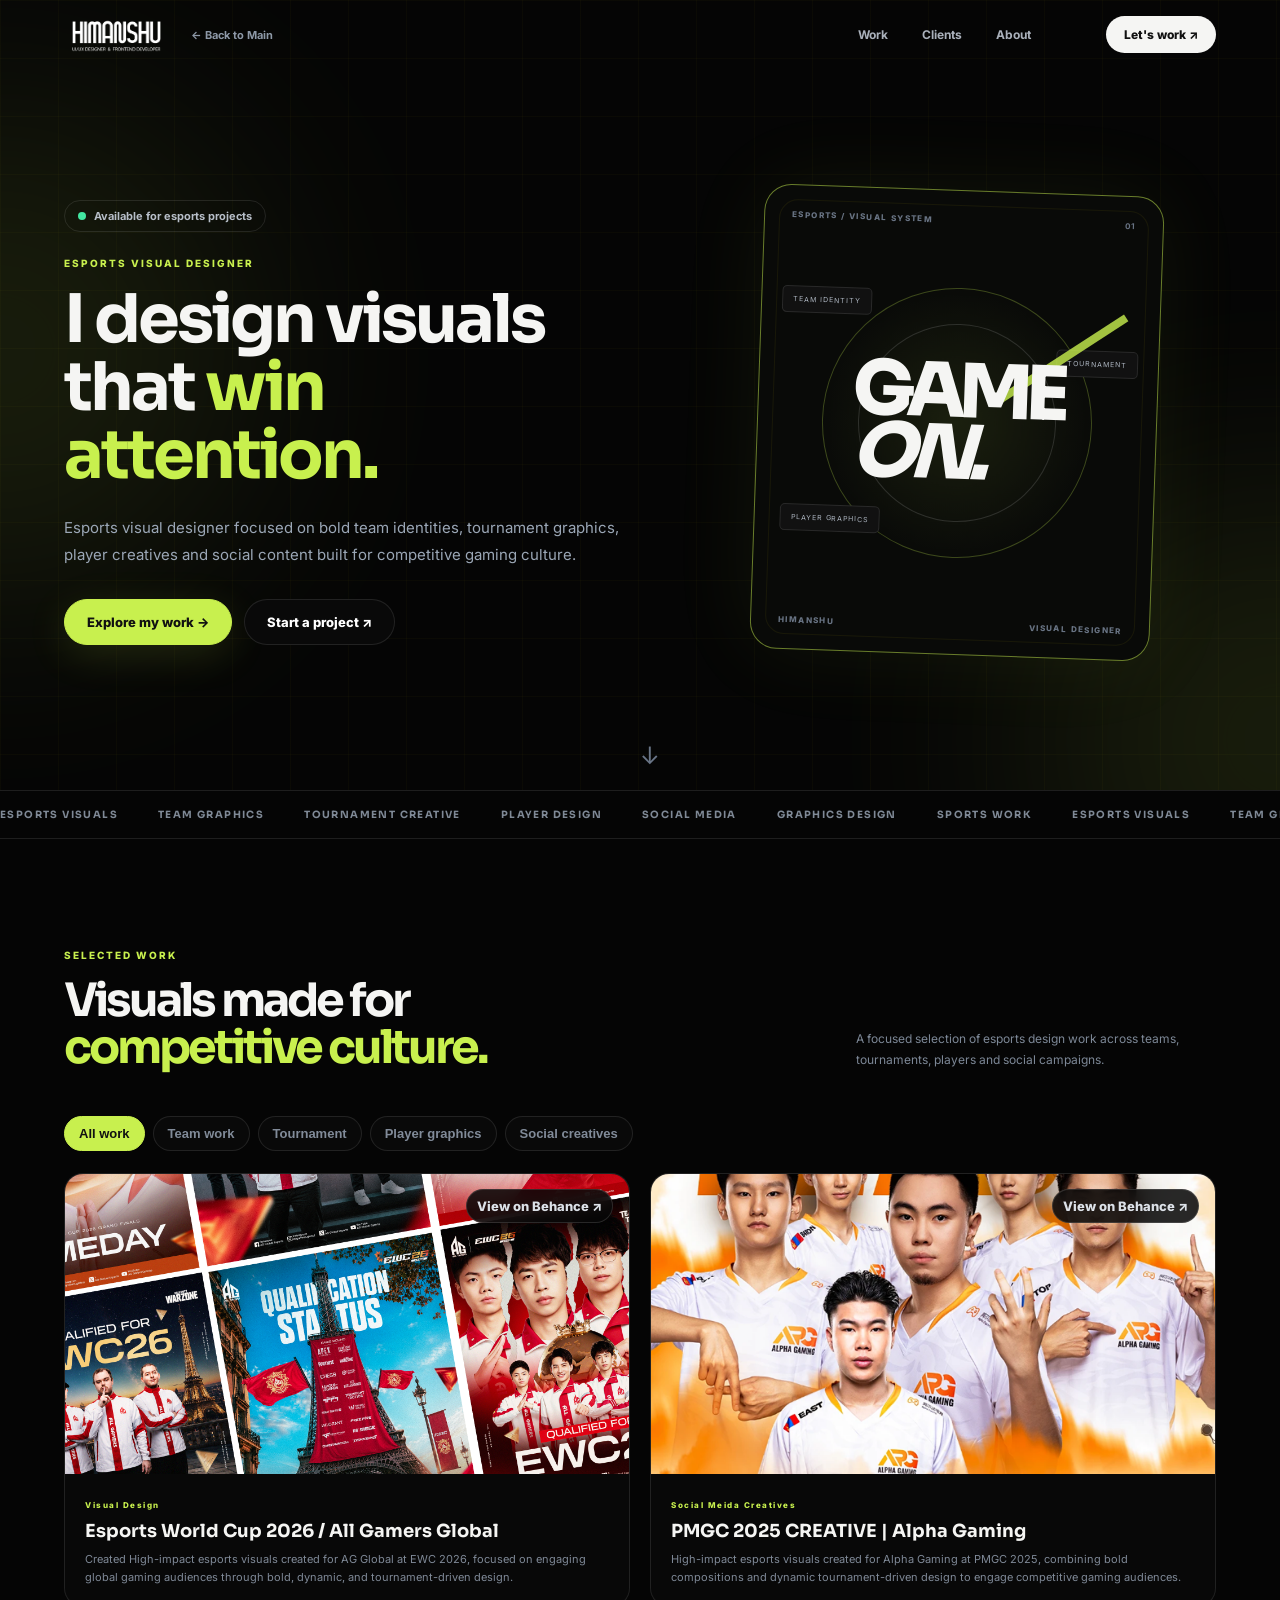
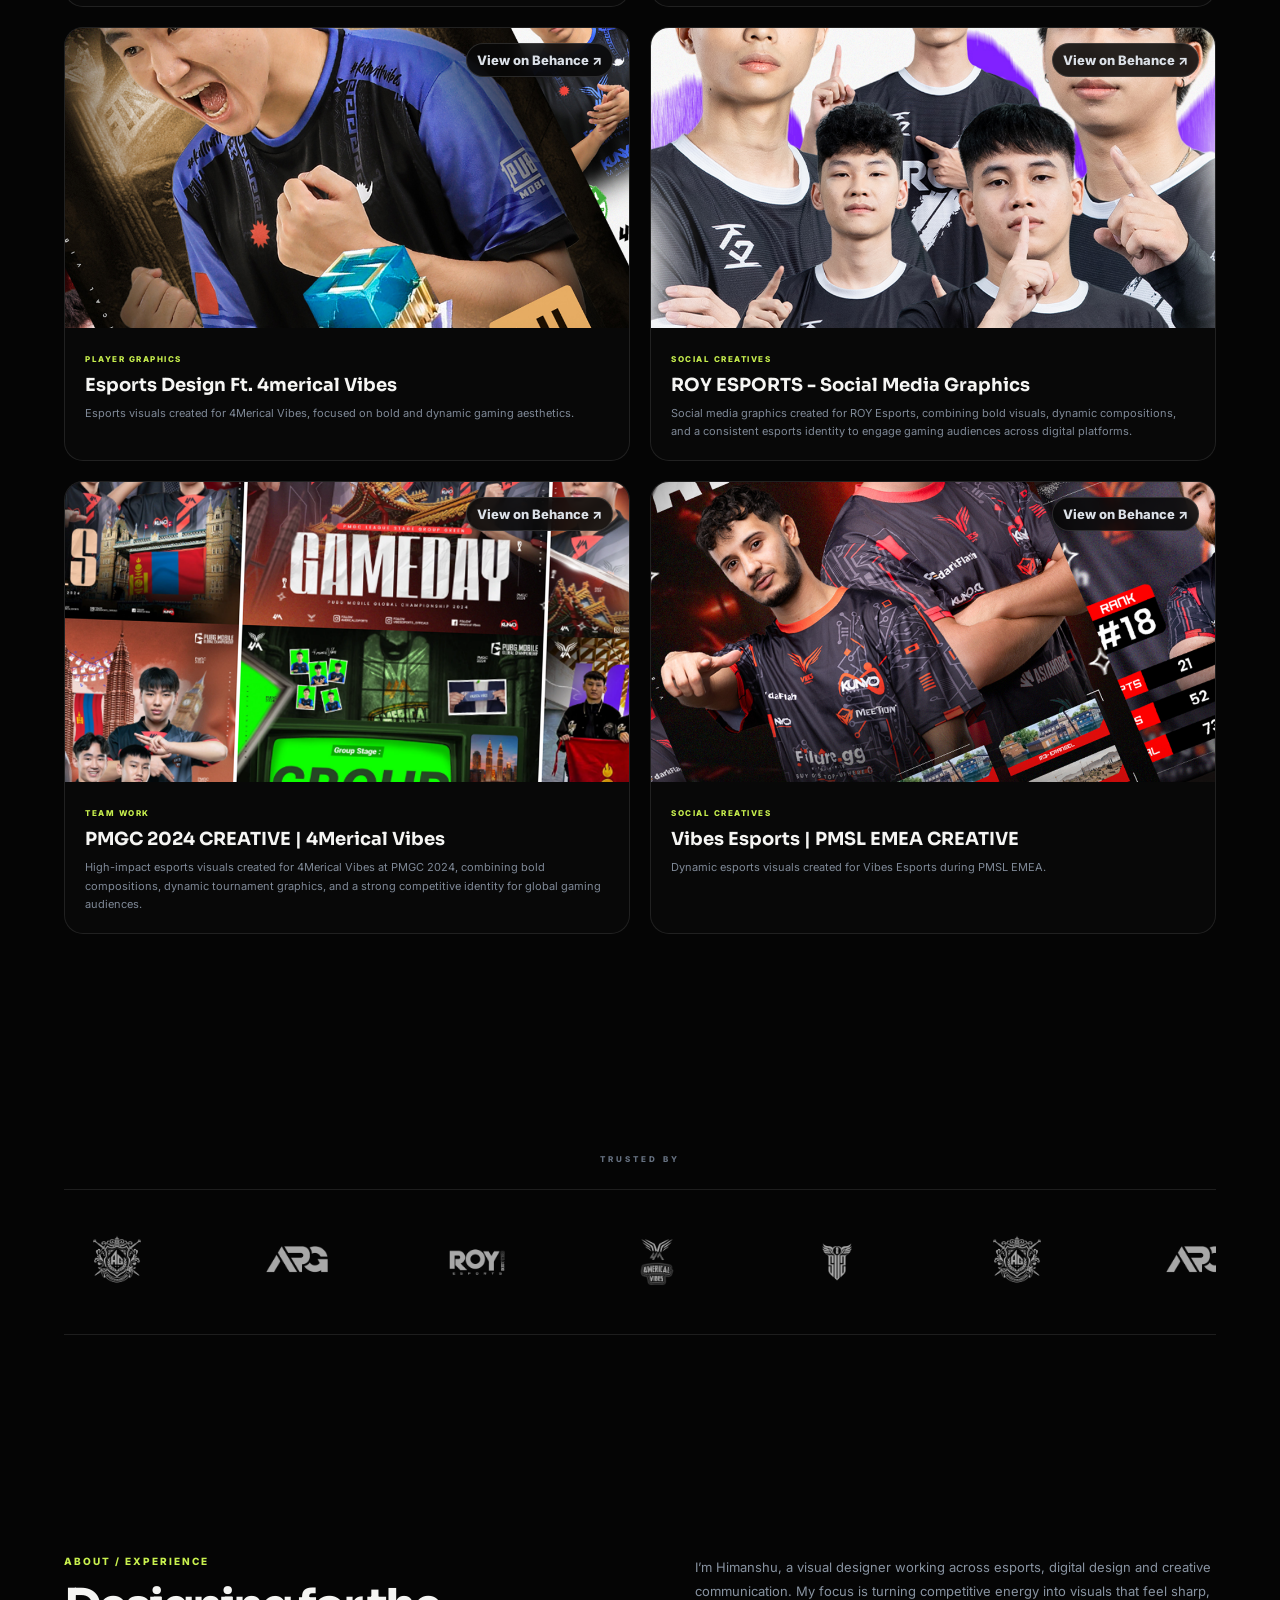
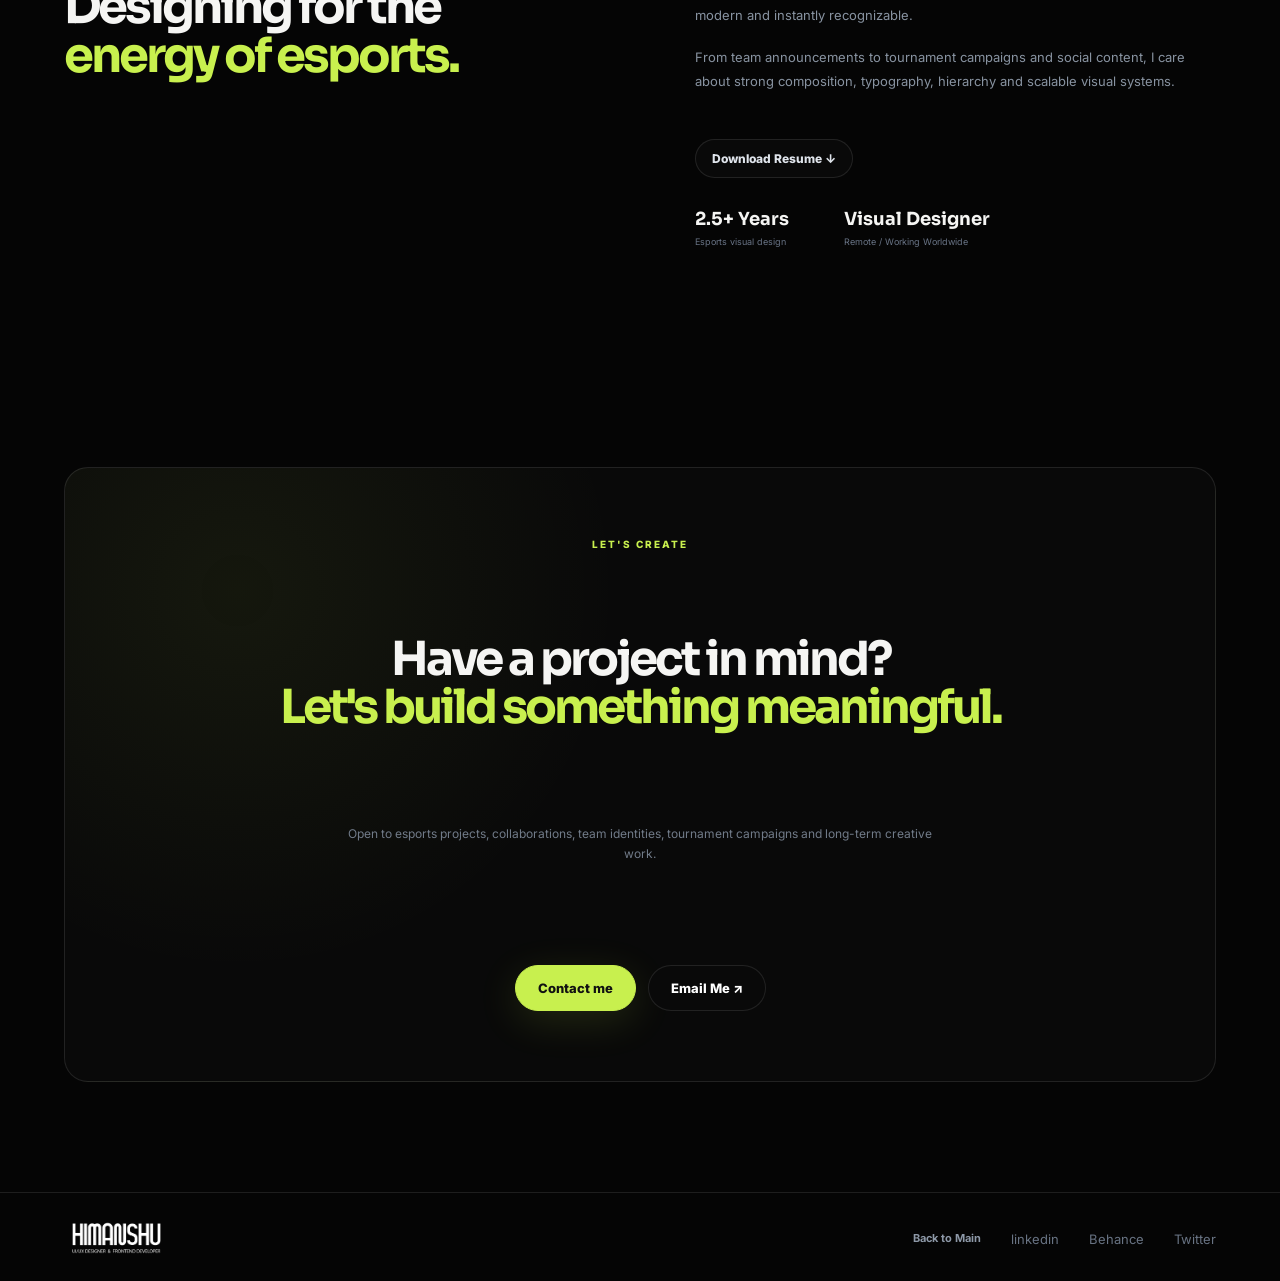
<file: esports.html>
<!doctype html>
<html lang="en">

<head>
    <meta charset="UTF-8">
    <meta name="viewport" content="width=device-width,initial-scale=1">
    <title>Himanshu — Esports Visual Designer</title>
    <link rel="preconnect" href="https://fonts.googleapis.com">
    <link rel="preconnect" href="https://fonts.gstatic.com" crossorigin>
    <link
        href="https://fonts.googleapis.com/css2?family=Inter:wght@400;500;600;700;800&family=Sora:wght@600;700;800&display=swap"
        rel="stylesheet">
    <link rel="stylesheet" href="css/esports.css">
</head>

<body>
    <header class="navbar" id="navbar">
        <div class="nav">
            <div class="brand-wrap">
                <a class="brand" href="#home"><img src="images/logo.png" alt="Himanshu Logo"></a>
                <a href="index.html" class="back-main">← Back to Main</a>
            </div>
            <nav><a href="#work">Work</a><a href="#clients">Clients</a><a href="#about">About</a></nav>
            <a class="navbtn" href="#contact">Let's work
                ↗</a><button id="menu">☰</button>
        </div>
    </header>

    <section class="hero" id="home">
        <div class="grid"></div><i class="glow g1"></i><i class="glow g2"></i>
        <div class="wrap hero-in">
            <div class="hero-copy reveal">
                <div class="avail"><i></i> Available for esports projects</div>
                <p class="eyebrow">ESPORTS VISUAL DESIGNER</p>
                <h1>I design visuals<br>that <em>win attention.</em></h1>
                <p class="lead">Esports visual designer focused on bold team identities, tournament graphics, player
                    creatives and social content built for competitive gaming culture.</p>
                <div class="actions"><a class="btn primary" href="#work">Explore my work →</a><a class="btn"
                        href="#contact">Start a project ↗</a></div>
            </div>
            <div class="hero-art reveal">
                <div class="art">
                    <div class="arttop">ESPORTS / VISUAL SYSTEM <b>01</b></div>
                    <div class="artbody">
                        <div class="ring"></div>
                        <div class="word">GAME<br><em>ON.</em></div><span class="tag t1">TEAM IDENTITY</span><span
                            class="tag t2">TOURNAMENT</span><span class="tag t3">PLAYER GRAPHICS</span>
                        <div class="slash"></div>
                    </div>
                    <div class="artbottom">HIMANSHU <span>VISUAL DESIGNER</span></div>
                </div>
            </div>
        </div><a class="down" href="#work">↓</a>
    </section>

    <div class="ticker">
        <div class="ticker-track">
            <span>ESPORTS VISUALS</span>
            <span> TEAM GRAPHICS </span>
            <span> TOURNAMENT CREATIVE </span>
            <span> PLAYER DESIGN</span>
            <span>SOCIAL MEDIA</span>
            <span>GRAPHICS DESIGN</span>
            <span> SPORTS WORK </span>
            <span>ESPORTS VISUALS</span>
            <span> TEAM GRAPHICS </span>
            <span> TOURNAMENT CREATIVE </span>
            <span> PLAYER DESIGN</span>
            <span>SOCIAL MEDIA</span>
            <span>GRAPHICS DESIGN</span>
            <span> SPORTS WORK </span>
        </div>
    </div>

    <section class="section" id="work">
        <div class="wrap">
            <div class="head reveal">
                <div>
                    <p class="eyebrow">SELECTED WORK</p>
                    <h2>Visuals made for<br><em>competitive culture.</em></h2>
                </div>
                <p>A focused selection of esports design work across teams, tournaments, players and social campaigns.
                </p>
            </div>
            <div class="filters reveal"><button class="active" data-f="all">All work</button><button data-f="team">Team
                    work</button><button data-f="tournament">Tournament</button><button data-f="player">Player
                    graphics</button><button data-f="social">Social creatives</button></div>
            <div class="works">
                <article class="card reveal" data-c="team">
                    <a class="behance-link"
                        href="https://www.behance.net/gallery/255284233/Esports-World-Cup-2026-All-Gamers-Global"
                        target="_blank" rel="noopener">View on
                        Behance ↗</a>
                    <div class="visual"><img src="images/work/agglobal.png" alt="Social Media Design"></div>
                    <div class="info"><label>Visual Design</label>
                        <h3>Esports World Cup 2026 / All Gamers Global</h3>
                        <p>Created High-impact esports visuals created for AG Global at EWC 2026, focused on engaging global
                            gaming audiences through bold, dynamic, and tournament-driven design.</p>
                    </div>
                </article>
                <article class="card reveal" data-c="tournament">
                    <a class="behance-link"
                        href="https://www.behance.net/gallery/246601701/PMGC-2025-CREATIVE-Alpha-Gaming-(APG)"
                        target="_blank" rel="noopener">View on
                        Behance ↗</a>
                    <div class="visual"><img src="images/work/apg.png" alt="Tournament Campaign"></div>
                    <div class="info"><label>Social Meida Creatives</label>
                        <h3>PMGC 2025 CREATIVE | Alpha Gaming</h3>
                        <p>High-impact esports visuals created for Alpha Gaming at PMGC 2025, combining bold
                            compositions and dynamic tournament-driven design to engage competitive gaming audiences.
                        </p>
                    </div>
                </article>
                <article class="card reveal" data-c="player">
                    <a class="behance-link" href="https://www.behance.net/" target="_blank" rel="noopener">View on
                        Behance ↗</a>
                    <div class="visual"><img src="images/work/4mvv.png" alt="Player Announcement"></div>
                    <div class="info"><label>PLAYER GRAPHICS</label>
                        <h3>Esports Design Ft. 4merical Vibes</h3>
                        <p>Esports visuals created for 4Merical Vibes, focused on bold and dynamic gaming aesthetics.
                        </p>
                    </div>
                </article>
                <article class="card reveal" data-c="social">
                    <a class="behance-link"
                        href="https://www.behance.net/gallery/216643907/ROY-ESPORTS-Social-Media-Graphics"
                        target="_blank" rel="noopener">View on
                        Behance ↗</a>
                    <div class="visual"><img src="images/work/roy.png" alt="Match Day Content"></div>
                    <div class="info"><label>SOCIAL CREATIVES</label>
                        <h3>ROY ESPORTS - Social Media Graphics</h3>
                        <p>Social media graphics created for ROY Esports, combining bold visuals, dynamic compositions,
                            and a consistent esports identity to engage gaming audiences across digital platforms.</p>
                    </div>
                </article>
                <article class="card reveal" data-c="team">
                    <a class="behance-link"
                        href="https://www.behance.net/gallery/214834709/PMGC-2024-CREATIVE-4Merical-Vibes"
                        target="_blank" rel="noopener">View on
                        Behance ↗</a>
                    <div class="visual"><img src="images/work/4mv.png" alt="Roster Campaign"></div>
                    <div class="info"><label>TEAM WORK</label>
                        <h3>PMGC 2024 CREATIVE | 4Merical Vibes</h3>
                        <p>High-impact esports visuals created for 4Merical Vibes at PMGC 2024, combining bold
                            compositions, dynamic tournament graphics, and a strong competitive identity for global
                            gaming audiences.</p>
                    </div>
                </article>
                <article class="card reveal" data-c="social">
                    <a class="behance-link"
                        href="https://www.behance.net/gallery/209648733/Vibes-Esports-PMSL-EMEA-CREATIVE"
                        target="_blank" rel="noopener">View on
                        Behance ↗</a>
                    <div class="visual"><img src="images/work/vibes.png" alt="Content Series"></div>
                    <div class="info"><label>SOCIAL CREATIVES</label>
                        <h3>Vibes Esports | PMSL EMEA CREATIVE</h3>
                        <p>Dynamic esports visuals created for Vibes Esports during PMSL EMEA.</p>
                    </div>
                </article>
            </div>
        </div>
    </section>

    <section class="section clients" id="clients">
        <div class="wrap">
            <div class="trusted reveal">TRUSTED BY</div>
            <div class="logo-flow reveal">
                <div class="logo-track">
                    <img src="images/clients/client-1.png" alt="All Gamers Global">
                    <img src="images/clients/client-2.png" alt="Alpha Gaming">
                    <img src="images/clients/client-3.png" alt="Roy Esports">
                    <img src="images/clients/client-4.png" alt="4merical Vibes">
                    <img src="images/clients/client-5.png" alt="SHOOT 2 SURVIVE">
                    <img src="images/clients/client-1.png" alt="All Gamers Global">
                    <img src="images/clients/client-2.png" alt="Alpha Gaming">
                    <img src="images/clients/client-3.png" alt="Roy Esports">
                    <img src="images/clients/client-4.png" alt="4merical Vibes">
                    <img src="images/clients/client-5.png" alt="SHOOT 2 SURVIVE">
                </div>
            </div>
        </div>
    </section>

    <section class="section" id="about">
        <div class="wrap about">
            <div class="reveal">
                <p class="eyebrow">ABOUT / EXPERIENCE</p>
                <h2>Designing for the<br><em>energy of esports.</em></h2>
            </div>
            <div class="reveal">
                <p class="aboutp">I’m Himanshu, a visual designer working across esports, digital design and creative
                    communication. My focus is turning competitive energy into visuals that feel sharp, modern and
                    instantly recognizable.</p>
                <p class="aboutp">From team announcements to tournament campaigns and social content, I care about
                    strong composition, typography, hierarchy and scalable visual systems.</p><a class="resume-btn"
                    href="assets/Himanshu_Resume.pdf" download>Download Resume ↓</a>
                <div class="exp"><b>2.5+ Years<small>Esports visual design</small></b><b>Visual Designer<small>Remote /
                            Working Worldwide</small></b></div>
            </div>
        </div>
    </section>


    <section class="section contact" id="contact">
        <div class="wrap">
            <div class="contactbox reveal">
                <p class="eyebrow">LET'S CREATE</p>
                <h2>Have a project in mind?<br><em>Let's build something meaningful.</em></h2>
                <p>Open to esports projects, collaborations, team identities, tournament campaigns and long-term
                    creative work.</p>
                <div class="contact-actions">
                    <a class="btn primary" href="index.html#contact">Contact me</a>
                    <a class="btn" href="https://mail.google.com/mail/?view=cm&fs=1&to=imhimanshuchy@gmail.com">Email Me ↗</a>
                </div>
            </div>
        </div>
    </section>

    <footer>
        <div class="wrap foot">
            <div><a class="brand" href="#home"><img src="images/logo.png" alt="Himanshu Logo"></a>    
            </div>
            
            
            <div class="footer-social">
                <a href="index.html" class="back-main">Back to Main</a>
                <a href="https://www.linkedin.com/in/himanshuchoudhary18/" target="_blank">linkedin</a>
                <a href="https://www.behance.net/himanshuchy1" target="_blank">Behance</a>
                <a href="https://x.com/_himanshu98" target="_blank">Twitter</a>
            </div>

        </div>
    </footer>

    <script>
        document.addEventListener("DOMContentLoaded", function () {
            document.querySelectorAll(".reveal").forEach(function (el) {
                el.classList.add("visible");
            });
        });
    </script>

    <script src="js/script.js"></script>

</body>

</html>
</file>
<file: css/esports.css>
* {
    box-sizing: border-box;
    margin: 0;
    padding: 0
}

:root {
    --bg: #050505;
    --lime: #c8f04e;
    --text: #f5f5f3;
    --muted: #8994a3;
    --line: rgba(255, 255, 255, .1)
}

html {
    scroll-behavior: smooth
}

body {
    background: var(--bg);
    color: var(--text);
    font-family: Inter, Arial, sans-serif;
    overflow-x: hidden
}

a {
    text-decoration: none;
    color: inherit
}

.wrap {
    width: min(1152px, calc(100% - 48px));
    margin: auto
}

.navbar {
    position: fixed;
    z-index: 20;
    top: 0;
    width: 100%;
    padding: 16px 0;
    transition: .3s
}

.navbar.scrolled {
    background: #050505d9;
    backdrop-filter: blur(15px);
    border-bottom: 1px solid var(--line)
}

.nav {
    width: min(1152px, calc(100% - 48px));
    margin: auto;
    display: flex;
    align-items: center
}

.brand {
    font: 800 25px Sora;
    letter-spacing: -2px
}

.brand span {
    color: var(--lime)
}

nav {
    display: flex;
    gap: 34px;
    margin-left: auto;
    margin-right: 75px
}

nav a {
    font-size: 12px;
    font-weight: 700;
    color: #aab1bb
}

nav a:hover {
    color: #fff
}

.navbtn {
    background: #f5f5f3;
    color: #111;
    border-radius: 30px;
    padding: 11px 18px;
    font-size: 12px;
    font-weight: 800
}

#menu {
    display: none;
    background: none;
    border: 0;
    color: #fff;
    font-size: 22px;
    margin-left: auto
}

.hero {
    min-height: 790px;
    padding: 135px 0 80px;
    display: flex;
    align-items: center;
    position: relative;
    overflow: hidden
}

.grid {
    position: absolute;
    inset: 0;
    background-image: linear-gradient(#fff00006 1px, transparent 1px), linear-gradient(90deg, #fff00006 1px, transparent 1px);
    background-size: 58px 58px
}

.glow {
    position: absolute;
    width: 500px;
    height: 500px;
    border-radius: 50%;
    background: var(--lime);
    filter: blur(120px);
    opacity: .1
}

.g1 {
    left: -250px;
    top: 100px
}

.g2 {
    right: -250px;
    bottom: -200px
}

.hero-in {
    display: grid;
    grid-template-columns: 1.05fr .95fr;
    gap: 60px;
    align-items: center;
    position: relative
}

.avail {
    display: inline-flex;
    gap: 8px;
    align-items: center;
    border: 1px solid var(--line);
    padding: 8px 13px;
    border-radius: 30px;
    color: #b7bec8;
    font-size: 11px;
    font-weight: 700;
    margin-bottom: 25px
}

.avail i {
    width: 8px;
    height: 8px;
    background: #42e6a1;
    border-radius: 50%
}

.eyebrow {
    font-size: 10px;
    letter-spacing: 2px;
    color: var(--lime);
    font-weight: 800;
    margin-bottom: 16px
}

h1,
h2 {
    font-family: Sora;
    line-height: 1.02;
    letter-spacing: -3px
}

h1 {
    font-size: 67px
}

h1 em,
h2 em {
    font-style: normal;
    color: var(--lime)
}

.lead {
    max-width: 600px;
    color: #9ba7b6;
    font-size: 15px;
    line-height: 1.85;
    margin: 24px 0 30px
}

.actions {
    display: flex;
    gap: 12px
}

.btn {
    display: inline-flex;
    justify-content: center;
    align-items: center;
    border: 1px solid var(--line);
    background: #090909;
    color: #fff;
    border-radius: 30px;
    padding: 14px 22px;
    font-weight: 800;
    font-size: 13px;
    cursor: pointer
}

.primary {
    background: var(--lime);
    color: #111;
    border-color: var(--lime);
    box-shadow: 0 10px 40px #c8f04e22
}

.stats {
    display: flex;
    gap: 38px;
    margin-top: 45px
}

.stats div {
    display: flex;
    flex-direction: column
}

.stats b {
    font: 700 26px Sora
}

.stats small {
    font-size: 9px;
    color: #687487;
    margin-top: 5px
}

.hero-art {
    display: flex;
    justify-content: center
}

.art {
    width: 400px;
    height: 465px;
    border: 1px solid #c8f04e80;
    border-radius: 27px;
    background: radial-gradient(circle, #c8f04e18, transparent 45%), #090a08;
    box-shadow: 0 0 90px #c8f04e12;
    transform: rotate(2deg);
    position: relative;
    overflow: hidden
}

.art:before {
    content: "";
    position: absolute;
    inset: 14px;
    border: 1px solid #fff00010;
    border-radius: 19px
}

.arttop,
.artbottom {
    position: absolute;
    left: 27px;
    right: 27px;
    display: flex;
    justify-content: space-between;
    color: #687383;
    font-size: 8px;
    font-weight: 800;
    letter-spacing: 1.4px
}

.arttop {
    top: 24px
}

.artbottom {
    bottom: 24px
}

.artbody {
    position: absolute;
    inset: 80px 20px;
    display: flex;
    align-items: center;
    justify-content: center
}

.word {
    font: 800 75px/0.82 Sora;
    letter-spacing: -7px;
    z-index: 2
}

.ring,
.orbit {
    position: absolute;
    width: 270px;
    height: 270px;
    border: 1px solid #c8f04e44;
    border-radius: 50%
}

.ring:after {
    content: "";
    position: absolute;
    inset: 35px;
    border: 1px solid #fff2;
    border-radius: 50%
}

.tag {
    position: absolute;
    padding: 8px 10px;
    border: 1px solid var(--line);
    background: #111;
    border-radius: 5px;
    color: #aab2bd;
    font-size: 7px;
    letter-spacing: 1px
}

.t1 {
    top: 20px;
    left: 0
}

.t2 {
    right: 0;
    top: 75px
}

.t3 {
    left: 5px;
    bottom: 38px
}

.slash {
    position: absolute;
    width: 150px;
    height: 8px;
    background: var(--lime);
    right: 0;
    top: 80px;
    transform: rotate(-35deg);
    opacity: .8
}

.down {
    position: absolute;
    bottom: 20px;
    left: 50%;
    font-size: 24px;
    color: #697587
}

.ticker {
    width: 100%;
    border-top: 1px solid var(--line);
    border-bottom: 1px solid var(--line);
    overflow: hidden;
    padding: 17px 0;
    color: #7f8996;
    font: 700 10px Sora;
    letter-spacing: 1.4px;
    white-space: nowrap;
}

.ticker-track {
    display: flex;
    width: max-content;
    animation: slide 20s linear infinite;
}

.ticker-track span {
    flex-shrink: 0;
    padding-right: 40px;
}

@keyframes slide {
    from {
        transform: translateX(0);
    }

    to {
        transform: translateX(-30%);
    }
}

.section {
    padding: 110px 0
}

.head {
    display: flex;
    justify-content: space-between;
    align-items: end;
    gap: 40px;
    margin-bottom: 45px
}

.head h2 {
    font-size: 46px
}

.head>p {
    max-width: 360px;
    color: #7d8897;
    font-size: 12px;
    line-height: 1.8
}

.filters {
    display: flex;
    gap: 8px;
    flex-wrap: wrap;
    margin-bottom: 22px
}

.filters button {
    border: 1px solid var(--line);
    background: #090909;
    color: #818b99;
    padding: 9px 14px;
    border-radius: 30px;
    font-size: 13px;
    font-weight: 800;
    cursor: pointer
}

.filters button.active,
.filters button:hover {
    background: var(--lime);
    color: #111;
    border-color: var(--lime)
}

.works {
    display: grid;
    grid-template-columns: 1fr 1fr;
    gap: 20px
}

.card {
    background: #080808;
    border: 1px solid var(--line);
    border-radius: 19px;
    overflow: hidden;
    transition: .3s
}

.card:hover {
    transform: translateY(-5px);
    border-color: #c8f04e55
}

.card.hide {
    display: none
}

.visual {
    height: 300px;
    position: relative;
    overflow: hidden
}

.visual small {
    position: absolute;
    top: 20px;
    left: 20px;
    right: 20px;
    color: #ffffff88;
    font-size: 8px;
    letter-spacing: 1.5px;
    font-weight: 800
}

.visual strong {
    position: absolute;
    left: 25px;
    bottom: 25px;
    font: 800 42px/.85 Sora;
    letter-spacing: -3px;
    z-index: 2
}

.v1 {
    background: radial-gradient(circle at 75% 25%, #c8f04e66, transparent 28%), linear-gradient(135deg, #11170a, #080808 60%)
}

.v2 {
    background: #111
}

.v3 {
    background: radial-gradient(circle at 70% 50%, #c8f04e44, transparent 30%), #090a0a
}

.v4 {
    background: linear-gradient(135deg, #101010, #18200d)
}

.v5 {
    background: linear-gradient(145deg, #202810, #090909 55%)
}

.v6 {
    background: radial-gradient(circle, #c8f04e55, transparent 35%), #080808
}

.circle,
.target,
.orbit {
    position: absolute;
    width: 230px;
    height: 230px;
    border: 1px solid #c8f04e55;
    border-radius: 50%;
    right: -35px;
    top: 35px
}

.target {
    right: 60px;
    width: 190px;
    height: 190px
}

.lines {
    position: absolute;
    inset: 0;
    background-image: linear-gradient(#fff1 1px, transparent 1px), linear-gradient(90deg, #fff1 1px, transparent 1px);
    background-size: 32px 32px
}

.stack {
    position: absolute;
    right: 50px;
    top: 45px;
    width: 110px;
    height: 190px;
    border: 1px solid #c8f04e55;
    transform: rotate(-8deg);
    box-shadow: -14px 0 #c8f04e0c, -28px 0 #c8f04e08
}

.bars {
    position: absolute;
    right: 45px;
    bottom: 0;
    width: 100px;
    height: 180px;
    border-left: 1px solid #c8f04e44;
    background: repeating-linear-gradient(90deg, transparent 0 20px, #c8f04e16 21px 40px)
}

.info {
    padding: 18px 20px 20px
}

.info label {
    font-size: 8px;
    color: var(--lime);
    font-weight: 800;
    letter-spacing: 1.5px
}

.info h3 {
    font: 700 18px Sora;
    margin: 8px 0
}

.info p {
    font-size: 11px;
    color: #7f8997;
    line-height: 1.65
}

/* .clients {
    background: #080808;
    border-block: 1px solid var(--line)
} */

.clientgrid {
    display: grid;
    grid-template-columns: repeat(4, 1fr);
    border-block: 1px solid var(--line)
}

.clientgrid div {
    height: 125px;
    display: flex;
    flex-direction: column;
    justify-content: center;
    align-items: center;
    border-right: 1px solid var(--line);
    font: 800 16px Sora
}

.clientgrid div:last-child {
    border: 0
}

.clientgrid small {
    font: 700 7px Inter;
    color: #606a78;
    letter-spacing: 2px;
    margin-top: 7px
}

.about {
    display: grid;
    grid-template-columns: 1fr 1fr;
    gap: 110px
}

.about h2 {
    font-size: 48px
}

.aboutp {
    color: #8893a1;
    font-size: 13px;
    line-height: 1.85;
    margin-bottom: 18px
}

.exp {
    display: flex;
    gap: 55px;
    margin-top: 30px
}

.exp b {
    font: 700 18px Sora;
    display: flex;
    flex-direction: column
}

.exp small {
    font: 400 9px Inter;
    color: #697486;
    margin-top: 6px
}

.contactbox {
    border: 1px solid var(--line);
    border-radius: 24px;
    padding: 55px;
    display: grid;
    grid-template-columns: 1fr 1fr;
    gap: 70px;
    background: radial-gradient(circle at 15% 20%, #c8f04e10, transparent 35%), #090909
}

.contactbox h2 {
    font-size: 43px
}

.mail {
    display: inline-block;
    color: var(--lime);
    font-size: 12px;
    font-weight: 700
}

.contact form,
form {
    display: flex;
    flex-direction: column;
    gap: 10px
}

form input,
form textarea {
    background: #050505;
    color: #fff;
    border: 1px solid var(--line);
    border-radius: 10px;
    padding: 13px;
    font: 12px Inter;
    outline: none
}

form input:focus,
form textarea:focus {
    border-color: #c8f04e66
}

form .btn {
    align-self: flex-start
}

#status {
    color: var(--lime);
    font-size: 10px
}

footer {
    border-top: 1px solid var(--line);
    padding: 27px 0
}

.foot {
    display: flex;
    justify-content: space-between;
    align-items: center;
    color: #687383;
    font-size: 9px
}

.foot p {
    font-size: 9px;
    margin-top: 4px
}

.reveal {
    opacity: 0;
    transform: translateY(15px);
    transition: .7s
}

.reveal.visible {
    opacity: 1;
    transform: none
}

@media(max-width:900px) {

    .hero-in,
    .about,
    .contactbox {
        grid-template-columns: 1fr
    }

    .hero-art {
        display: none
    }

    .head {
        align-items: start;
        flex-direction: column
    }

    .navbtn {
        display: none
    }

    nav {
        margin-left: auto;
        margin-right: 25px;
        gap: 17px
    }

    .section {
        padding: 85px 0
    }

    .clientgrid {
        grid-template-columns: 1fr 1fr
    }
}

@media(max-width:650px) {

    .wrap,
    .nav {
        width: calc(100% - 32px)
    }

    nav {
        display: none
    }

    #menu {
        display: block
    }

    .hero {
        padding-top: 125px;
        min-height: auto
    }

    .hero h1 {
        font-size: 45px
    }

    .actions {
        flex-direction: column
    }

    .stats {
        gap: 20px;
        flex-wrap: wrap
    }

    .works {
        grid-template-columns: 1fr
    }

    .head h2,
    .about h2 {
        font-size: 37px
    }

    .contactbox {
        padding: 28px 20px
    }

    .contactbox h2 {
        font-size: 34px
    }

    .clientgrid {
        grid-template-columns: 1fr 1fr
    }

    .foot {
        align-items: flex-start;
        flex-direction: column;
        gap: 18px
    }
}

.brand-wrap {
    display: flex;
    align-items: center;
    gap: 22px
}

.brand {
    display: flex;
    align-items: center
}

.brand img {
    display: block;
    width: 105px;
    height: 34px;
    object-fit: contain
}

.back-main {
    font-size: 11px;
    font-weight: 700;
    color: #8d98a7;
    white-space: nowrap
}

.back-main:hover {
    color: var(--lime)
}

.behance-link {
    position: absolute;
    right: 16px;
    top: 15px;
    z-index: 4;
    border: 1px solid #ffffff22;
    background: #080808dd;
    padding: 8px 10px;
    border-radius: 20px;
    font-size: 13px;
    font-weight: 800;
    color: #dce1e8;
    backdrop-filter: blur(8px)
}

.card {
    position: relative
}

.behance-link:hover {
    background: var(--lime);
    color: #111;
    border-color: var(--lime)
}

.services {
    padding-top: 0
}

.service-grid {
    display: grid;
    grid-template-columns: repeat(3, 1fr);
    gap: 18px
}

.service-card {
    background: #080808;
    border: 1px solid var(--line);
    border-radius: 18px;
    overflow: hidden;
    transition: .3s
}

.service-card:hover {
    transform: translateY(-5px);
    border-color: #c8f04e55
}

.service-img {
    height: 185px;
    background: #101010;
    overflow: hidden
}

.service-img img {
    width: 100%;
    height: 100%;
    object-fit: cover;
    display: block
}

.service-info {
    padding: 17px 18px 20px;
    position: relative
}

.service-info span {
    font-size: 9px;
    color: var(--lime);
    font-weight: 800;
    letter-spacing: 1px
}

.service-info h3 {
    font: 700 17px Sora;
    margin: 7px 0
}

.service-info p {
    font-size: 10px;
    color: #7d8897;
    line-height: 1.7
}

.contactbox {
    display: flex;
    flex-direction: column;
    align-items: center;
    text-align: center;
    padding: 70px 40px;
    min-height: 390px;
    justify-content: center
}

.contactbox h2 {
    font-size: 47px;
    max-width: 760px
}

.contactbox>p:not(.eyebrow) {
    max-width: 610px;
    color: #717b89;
    font-size: 12px;
    line-height: 1.7;
    margin: 22px 0 30px
}

.contact-actions {
    display: flex;
    gap: 12px
}

@media(max-width:900px) {
    .service-grid {
        grid-template-columns: 1fr 1fr
    }

    .brand-wrap {
        gap: 12px
    }

    .back-main {
        font-size: 10px
    }
}

@media(max-width:650px) {
    .brand img {
        width: 85px
    }

    .back-main {
        display: none
    }

    .service-grid {
        grid-template-columns: 1fr
    }

    .contactbox h2 {
        font-size: 34px
    }
}

.visual img {
    width: 100%;
    height: 100%;
    object-fit: cover;
    display: block
}

.trusted {
    text-align: center;
    font-size: 8px;
    letter-spacing: 3px;
    font-weight: 800;
    color: #667181;
    margin-bottom: 25px
}

.logo-flow {
    overflow: hidden;
    border-block: 1px solid var(--line);
    padding: 23px 0
}

.logo-track {
    width: max-content;
    display: flex;
    align-items: center;
    gap: 75px;
    animation: clientflow 24s linear infinite
}

.logo-track img {
    width: 105px;
    height: 98px;
    object-fit: contain;
    filter: grayscale(1);
    opacity: .65
}

.logo-track img:hover {
    opacity: 1;
    filter: none
}

@keyframes clientflow {
    to {
        transform: translateX(-50%)
    }
}

.resume-btn {
    display: inline-flex;
    margin-top: 28px;
    border: 1px solid var(--line);
    padding: 11px 16px;
    border-radius: 25px;
    font-size: 12px;
    font-weight: 800;
    background: #090909;
    color: #dfe4eb
}

.resume-btn:hover {
    background: var(--lime);
    border-color: var(--lime);
    color: #111
}
.footer-social{
    font-size: 13px;
    margin-top: 4px;
    display: flex;
    gap: 30px;
}

.reveal {
    opacity: 1;
    transform: none;
}
</file>
